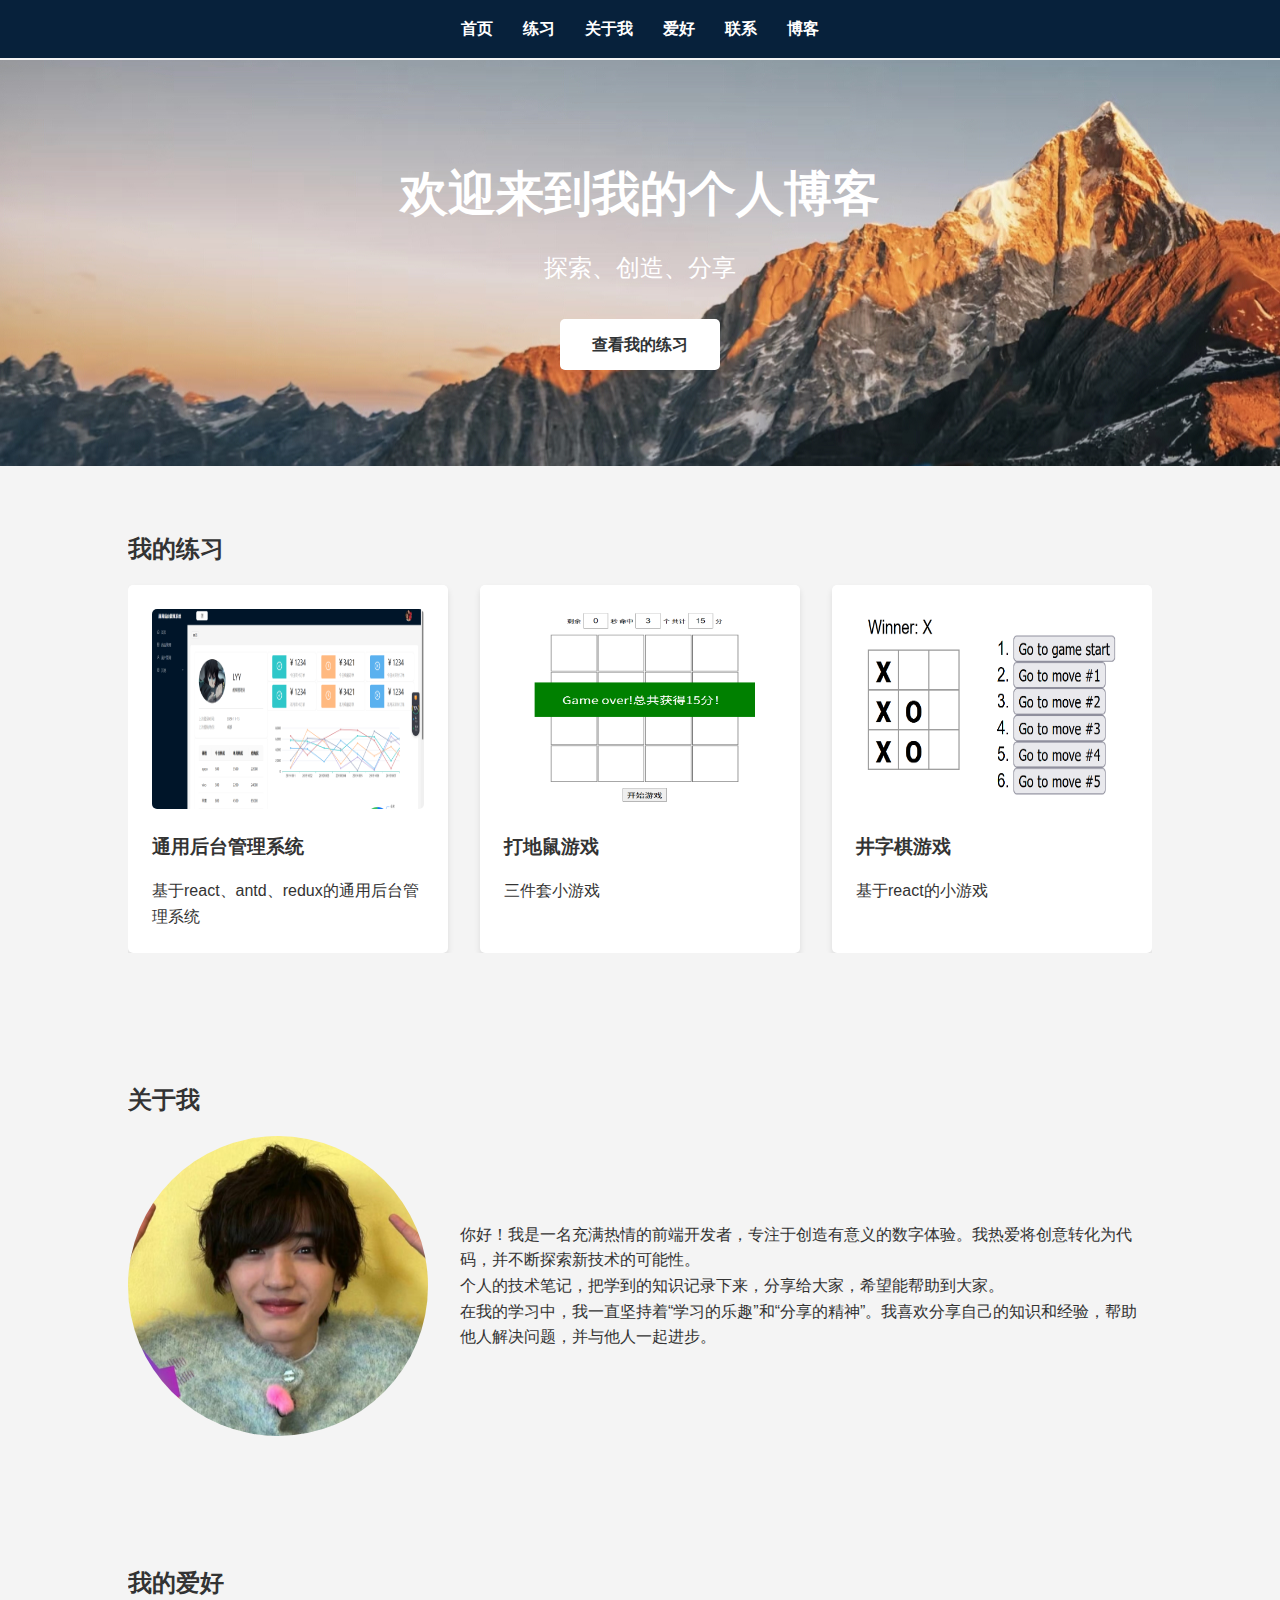
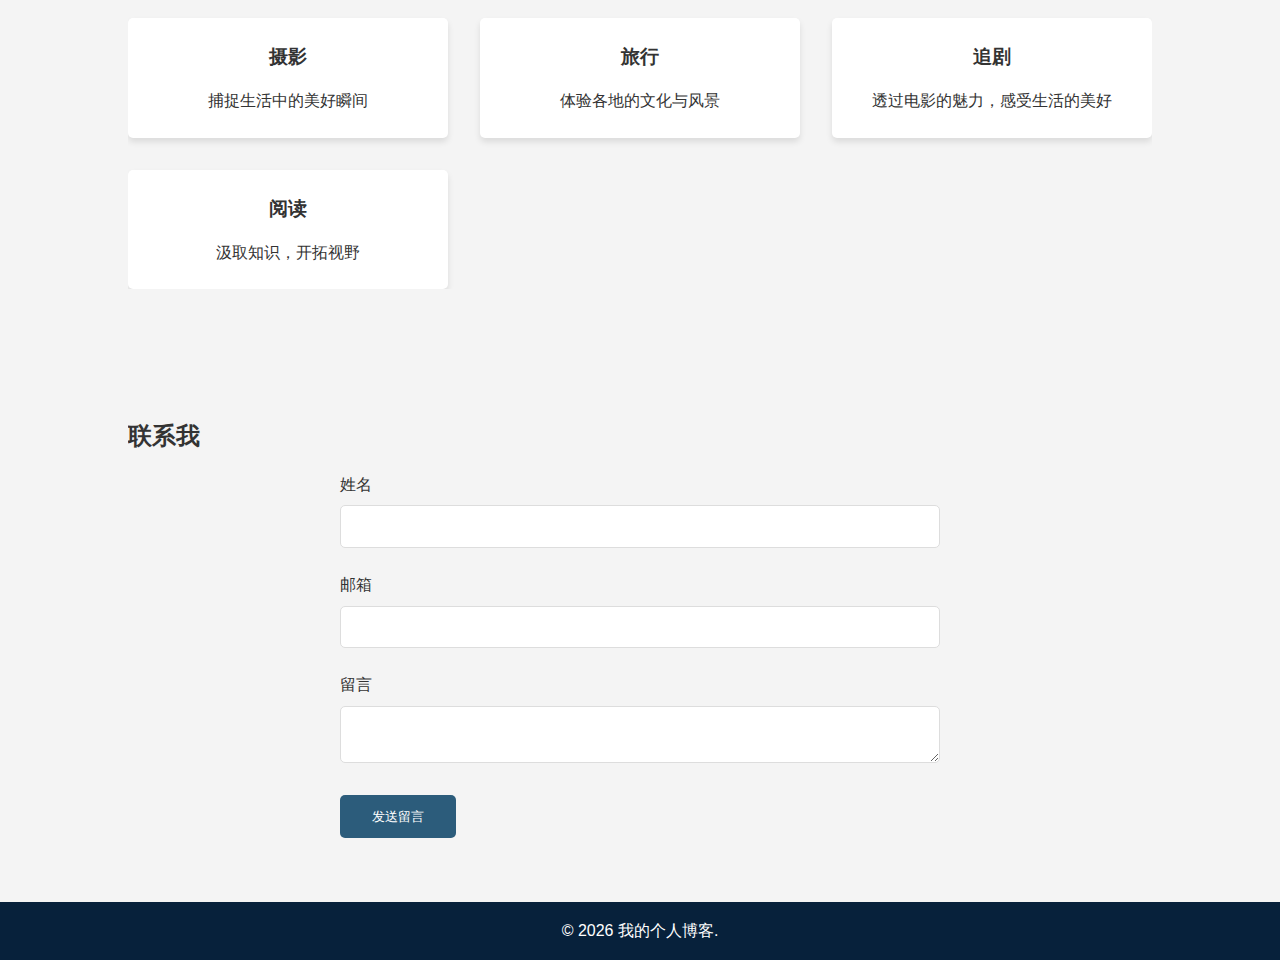
<file: index.html>
<!DOCTYPE html>
<html lang="zh">
  <head>
    <meta charset="UTF-8" />
    <meta name="viewport" content="width=device-width, initial-scale=1.0" />
    <title>我的个人博客</title>
    <link rel="stylesheet" href="styles.css" />
  </head>
  <body>
    <script src="script.js"></script>
    <header>
      <nav>
        <ul>
          <li><a href="#home">首页</a></li>
          <li><a href="#projects">练习</a></li>
          <li><a href="#about">关于我</a></li>
          <li><a href="#hobbies">爱好</a></li>
          <li><a href="#contact">联系</a></li>
          <li><a href="blog.html">博客</a></li>
        </ul>
      </nav>
    </header>

    <main>
      <section id="home" class="hero">
        <div class="container">
          <h1 class="animate-fade-in">欢迎来到我的个人博客</h1>
          <p class="animate-fade-in">探索、创造、分享</p>
          <a href="#projects" class="cta-button animate-pulse">查看我的练习</a>
        </div>
      </section>

      <section id="projects">
        <div class="container">
          <h2>我的练习</h2>
          <div class="project-grid">
            <div class="project-card">
              <img src="./images/houtai.png" alt="通用后台管理系统" />
              <h3>通用后台管理系统</h3>
              <p>基于react、antd、redux的通用后台管理系统</p>
            </div>
            <div class="project-card">
              <img src="./images/dds.png" alt="打地鼠游戏" />
              <h3>打地鼠游戏</h3>
              <p>三件套小游戏</p>
            </div>
            <div class="project-card">
              <img src="./images/jzq.png" alt="井字棋游戏" />
              <h3>井字棋游戏</h3>
              <p>基于react的小游戏</p>
            </div>
          </div>
        </div>
      </section>

      <section id="about">
        <div class="container">
          <h2>关于我</h2>
          <div class="about-content">
            <img
              src="./images/personal.JPG"
              alt="个人照片"
              class="profile-image animate-float"
            />
            <div class="about-text">
              <p>
                你好！我是一名充满热情的前端开发者，专注于创造有意义的数字体验。我热爱将创意转化为代码，并不断探索新技术的可能性。
              </p>
              <p>
                个人的技术笔记，把学到的知识记录下来，分享给大家，希望能帮助到大家。
              </p>
              <p>
                在我的学习中，我一直坚持着“学习的乐趣”和“分享的精神”。我喜欢分享自己的知识和经验，帮助他人解决问题，并与他人一起进步。
              </p>
            </div>
          </div>
        </div>
      </section>

      <section id="hobbies">
        <div class="container">
          <h2>我的爱好</h2>
          <div class="hobby-grid">
            <div class="hobby-card">
              <i class="fas fa-camera"></i>
              <h3>摄影</h3>
              <p>捕捉生活中的美好瞬间</p>
            </div>
            <div class="hobby-card">
              <i class="fas fa-globe"></i>
              <h3>旅行</h3>
              <p>体验各地的文化与风景</p>
            </div>
            <div class="hobby-card">
              <i class="fas fa-utensils"></i>
              <h3>追剧</h3>
              <p>透过电影的魅力，感受生活的美好</p>
            </div>
            <div class="hobby-card">
              <i class="fas fa-book"></i>
              <h3>阅读</h3>
              <p>汲取知识，开拓视野</p>
            </div>
          </div>
        </div>
      </section>

      <section id="contact">
        <div class="container">
          <h2>联系我</h2>
          <form id="contact-form">
            <div class="form-group">
              <label for="name">姓名</label>
              <input type="text" id="name" name="name" required />
            </div>
            <div class="form-group">
              <label for="email">邮箱</label>
              <input type="email" id="email" name="email" required />
            </div>
            <div class="form-group">
              <label for="message">留言</label>
              <textarea id="message" name="message" required></textarea>
            </div>
            <button type="submit" class="submit-button">发送留言</button>
          </form>
        </div>
      </section>
    </main>

    <footer>
      <div class="container">
        <p>&copy; <span id="current-year"></span> 我的个人博客.</p>
      </div>
    </footer>
  </body>
</html>
</file>
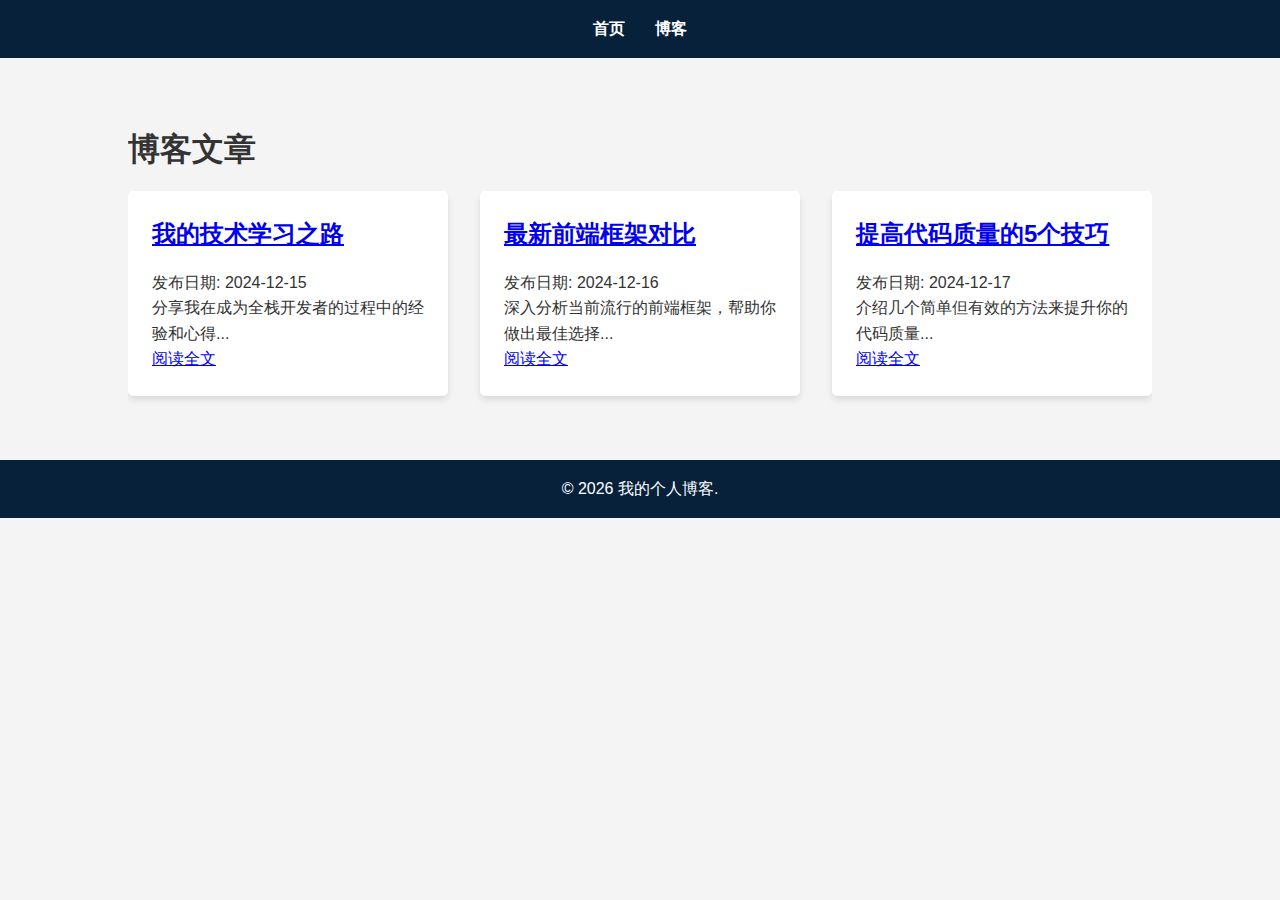
<file: blog.html>
<!DOCTYPE html>
<html lang="zh">
  <head>
    <meta charset="UTF-8" />
    <meta name="viewport" content="width=device-width, initial-scale=1.0" />
    <title>博客 - 我的个人博客</title>
    <link rel="stylesheet" href="styles.css" />
  </head>
  <body>
    <script src="script.js"></script>
    <header>
      <nav>
        <ul>
          <li><a href="index.html">首页</a></li>
          <li><a href="blog.html">博客</a></li>
        </ul>
      </nav>
    </header>

    <main>
      <section id="blog" class="container">
        <h1>博客文章</h1>
        <div class="blog-grid">
          <article class="blog-card">
            <h2><a href="#">我的技术学习之路</a></h2>
            <p class="blog-meta">发布日期: 2024-12-15</p>
            <p>分享我在成为全栈开发者的过程中的经验和心得...</p>
            <a href="#" class="read-more">阅读全文</a>
          </article>
          <article class="blog-card">
            <h2><a href="#">最新前端框架对比</a></h2>
            <p class="blog-meta">发布日期: 2024-12-16</p>
            <p>深入分析当前流行的前端框架，帮助你做出最佳选择...</p>
            <a href="#" class="read-more">阅读全文</a>
          </article>
          <article class="blog-card">
            <h2><a href="#">提高代码质量的5个技巧</a></h2>
            <p class="blog-meta">发布日期: 2024-12-17</p>
            <p>介绍几个简单但有效的方法来提升你的代码质量...</p>
            <a href="#" class="read-more">阅读全文</a>
          </article>
        </div>
      </section>
    </main>

    <footer>
      <div class="container">
        <p>&copy; <span id="current-year"></span> 我的个人博客.</p>
      </div>
    </footer>
  </body>
</html>
</file>
<file: styles.css>
/* 全局样式 */
:root {
  --primary-color: #2c5c7b;
  --secondary-color: #07213b;
  --text-color: #333;
  --bg-color: #f4f4f4;
  --card-bg: #fff;
}

* {
  margin: 0;
  padding: 0;
  box-sizing: border-box;
}

body {
  font-family: "Segoe UI", Tahoma, Geneva, Verdana, sans-serif;
  line-height: 1.6;
  color: var(--text-color);
  background-color: var(--bg-color);
}

.container {
  width: 80%;
  margin: 0 auto;
  overflow: hidden;
}

/* 头部样式 */
header {
  background-color: var(--secondary-color);

  padding: 1rem 0;
  position: fixed;
  width: 100%;
  top: 0;
  z-index: 1000;
}

nav ul {
  list-style-type: none;
  display: flex;
  justify-content: center;
}

nav ul li {
  margin: 0 15px;
}

nav ul li a {
  color: #fff;
  text-decoration: none;
  font-weight: bold;
  transition: color 0.3s ease;
}

nav ul li a:hover {
  color: var(--primary-color);
}

/* 主要内容样式 */
main {
  padding-top: 60px;
}

section {
  padding: 4rem 0;
}

h1,
h2,
h3 {
  margin-bottom: 1rem;
}

/* 英雄区样式 */
.hero {
  /* background: linear-gradient(
    to right,
    var(--primary-color),
    var(--secondary-color)
  ); */
  background-image: url(./images/b1.PNG);
  color: #fff;
  text-align: center;
  padding: 6rem 0;
}

.hero h1 {
  font-size: 3rem;
  margin-bottom: 1rem;
}

.hero p {
  font-size: 1.5rem;
  margin-bottom: 2rem;
}

.cta-button {
  display: inline-block;
  background-color: #fff;
  /* color: var(--primary-color); */
  color: #303335;
  padding: 0.8rem 2rem;
  border-radius: 5px;
  text-decoration: none;
  font-weight: bold;
  transition: background-color 0.3s ease, color 0.3s ease;
}

.cta-button:hover {
  background-color: var(--primary-color);
  color: #fff;
}

/* 项目卡片样式 */
.project-grid,
.hobby-grid,
.blog-grid {
  display: grid;
  grid-template-columns: repeat(auto-fit, minmax(300px, 1fr));
  gap: 2rem;
}
.project-card img {
  width: 300px;
  height: 200px;
}
.project-card,
.hobby-card,
.blog-card {
  background-color: var(--card-bg);
  border-radius: 5px;
  box-shadow: 0 4px 6px rgba(0, 0, 0, 0.1);
  padding: 1.5rem;
  transition: transform 0.3s ease;
}

.project-card:hover,
.hobby-card:hover,
.blog-card:hover {
  transform: translateY(-5px);
}

.project-card img {
  width: 100%;
  border-radius: 5px;
  margin-bottom: 1rem;
}

/* 关于我样式 */
.about-content {
  display: flex;
  align-items: center;
  gap: 2rem;
}

.profile-image {
  width: 300px;
  height: 300px;
  border-radius: 50%;
  object-fit: cover;
}

/* 爱好卡片样式 */
.hobby-card {
  text-align: center;
}

.hobby-card i {
  font-size: 3rem;
  color: var(--primary-color);
  margin-bottom: 1rem;
}

/* 联系表单样式 */
#contact-form {
  max-width: 600px;
  margin: 0 auto;
}

.form-group {
  margin-bottom: 1.5rem;
}

label {
  display: block;
  margin-bottom: 0.5rem;
}

input,
textarea {
  width: 100%;
  padding: 0.8rem;
  border: 1px solid #ddd;
  border-radius: 5px;
}

.submit-button {
  background-color: var(--primary-color);
  color: #fff;
  padding: 0.8rem 2rem;
  border: none;
  border-radius: 5px;
  cursor: pointer;
  transition: background-color 0.3s ease;
}

.submit-button:hover {
  background-color: var(--secondary-color);
}

/* 页脚样式 */
footer {
  background-color: var(--secondary-color);
  color: #fff;
  text-align: center;
  padding: 1rem 0;
}

/* 动画 */
@keyframes fadeIn {
  from {
    opacity: 0;
  }
  to {
    opacity: 1;
  }
}

@keyframes float {
  0% {
    transform: translateY(0px);
  }
  50% {
    transform: translateY(-10px);
  }
  100% {
    transform: translateY(0px);
  }
}

@keyframes pulse {
  0% {
    transform: scale(1);
  }
  50% {
    transform: scale(1.05);
  }
  100% {
    transform: scale(1);
  }
}

.animate-fade-in {
  animation: fadeIn 1s ease-out;
}

.animate-float {
  animation: float 3s ease-in-out infinite;
}

.animate-pulse {
  animation: pulse 2s infinite;
}

/* 响应式设计 */
@media (max-width: 768px) {
  .container {
    width: 95%;
  }

  .about-content {
    flex-direction: column;
    text-align: center;
  }

  .profile-image {
    width: 200px;
    height: 200px;
  }

  .hero h1 {
    font-size: 2rem;
  }

  .hero p {
    font-size: 1.2rem;
  }
}
</file>
